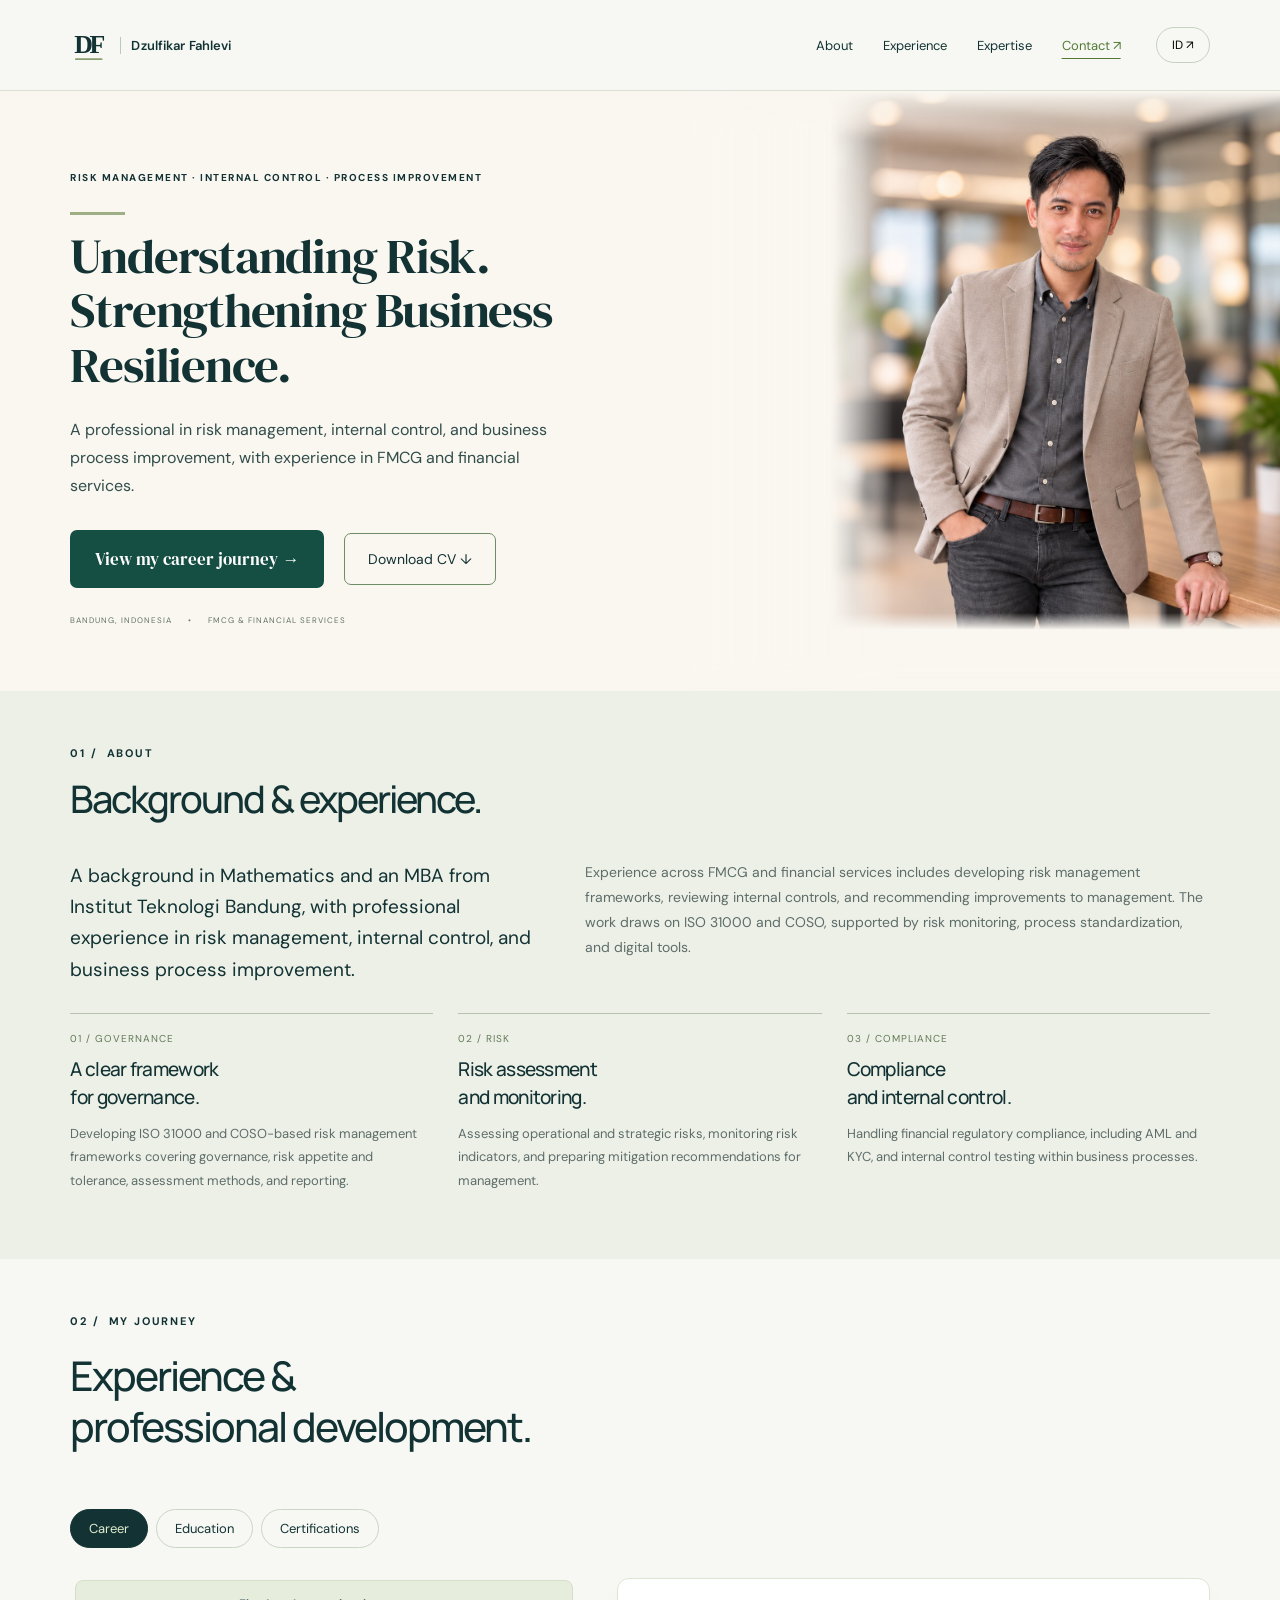
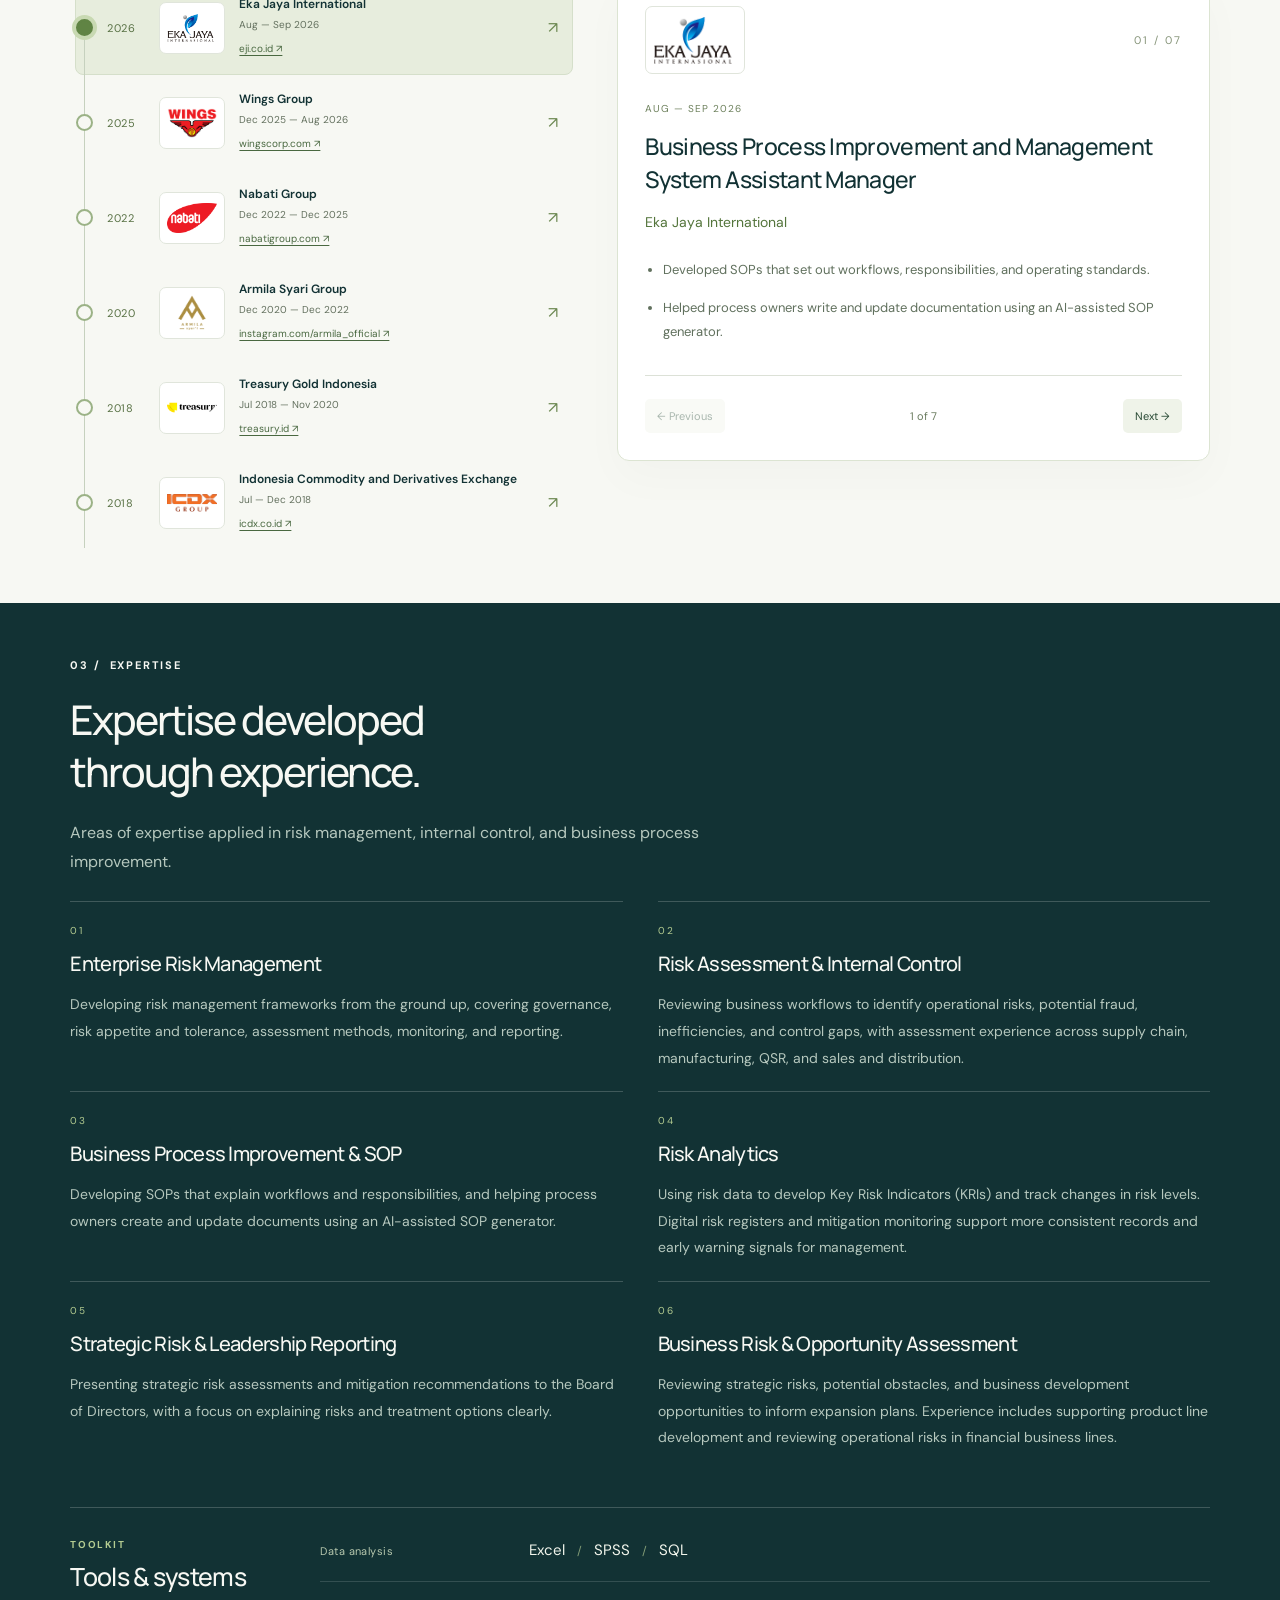
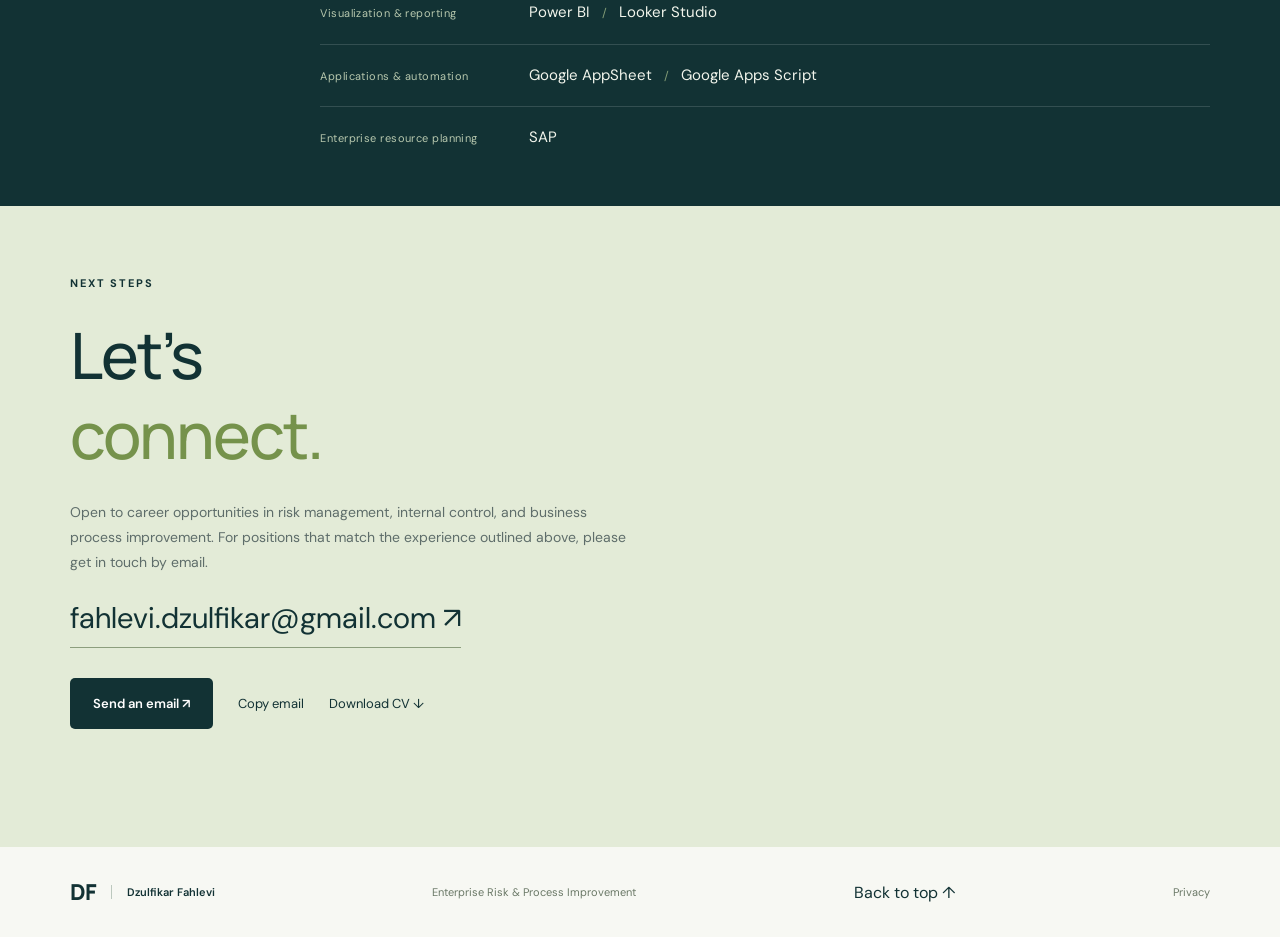
<file: index.html>
<!doctype html>
<html lang="en"><head><meta charset="utf-8"><meta name="viewport" content="width=device-width,initial-scale=1"><meta name="description" content="Meet Dzulfikar Fahlevi: risk management, internal control, and business process improvement experience across FMCG and financial services."><meta property="og:title" content="Dzulfikar Fahlevi | Enterprise Risk & Process Improvement"><meta property="og:description" content="Meet Dzulfikar Fahlevi: risk management, internal control, and process improvement experience across FMCG and financial services."><meta property="og:type" content="website"><meta property="og:url" content="https://avicennafahlevi.github.io/"><link rel="canonical" href="https://avicennafahlevi.github.io/"><meta property="og:image" content="https://avicennafahlevi.github.io/assets/linkedin-standing-preview.jpg"><meta property="og:image:width" content="1200"><meta property="og:image:height" content="630"><meta property="og:image:alt" content="Dzulfikar Fahlevi standing in an office"><meta property="og:image:type" content="image/jpeg"><meta name="twitter:image" content="https://avicennafahlevi.github.io/assets/linkedin-standing-preview.jpg"><meta name="twitter:image:alt" content="Dzulfikar Fahlevi standing in an office"><meta name="twitter:card" content="summary_large_image"><link rel="preconnect" href="https://fonts.googleapis.com"><link rel="preconnect" href="https://fonts.gstatic.com" crossorigin><link rel="icon" type="image/svg+xml" href="assets/df-favicon.svg?v=20261113b"><meta name="theme-color" content="#102e30"><title>Dzulfikar Fahlevi — Risk & Process Improvement</title><link rel="stylesheet" href="style.css?v=cookieless-20261114"><link rel="stylesheet" href="journey.css?v=cookieless-20261114"><link rel="stylesheet" href="compact.css?v=cookieless-20261114"><link rel="stylesheet" href="hero-soft.css?v=cookieless-20261114"><link rel="preload" as="image" href="assets/logos/eji.png"><link rel="stylesheet" href="analytics.css?v=cookieless-20261114"></head>
<body><a class="skip" href="#main">Skip to content</a><header><a class="brand" href="#" aria-label="Dzulfikar Fahlevi — home"><span class="brand-monogram" aria-hidden="true"><img src="assets/df-monogram.svg" alt="" width="40" height="40"></span><span class="brand-name">Dzulfikar Fahlevi</span></a><nav aria-label="Main navigation"><a href="#about" data-id="Profil" data-en="About">About</a><a href="#experience" data-id="Pengalaman" data-en="Experience">Experience</a><a href="#expertise" data-id="Keahlian" data-en="Expertise">Expertise</a><a href="#contact" data-id="Kontak ↗" data-en="Contact ↗">Contact ↗</a></nav><button id="language" aria-label="Ganti ke Bahasa Indonesia">ID ↗</button></header>
<main id="main"><section class="hero hero-soft"><div class="hero-copy"><div class="eyebrow">RISK MANAGEMENT · INTERNAL CONTROL · PROCESS IMPROVEMENT</div><h1 data-id="<span>Memahami Risiko.</span><span>Memperkuat Ketahanan Bisnis.</span>" data-en="<span>Understanding Risk.</span><span>Strengthening Business Resilience.</span>"><span>Understanding Risk.</span><span>Strengthening Business Resilience.</span></h1><p class="intro" data-id="Profesional di bidang manajemen risiko, kontrol internal, dan perbaikan proses bisnis, dengan pengalaman di industri FMCG dan jasa keuangan." data-en="A professional in risk management, internal control, and business process improvement, with experience in FMCG and financial services.">A professional in risk management, internal control, and business process improvement, with experience in FMCG and financial services.</p><div class="actions"><a class="button primary" href="#experience" data-id="Lihat perjalanan saya →" data-en="View my career journey →">View my career journey →</a><a class="download" href="Dzulfikar-Fahlevi-CV.pdf" download="Dzulfikar-Fahlevi-CV.pdf" data-id="Unduh CV ↓" data-en="Download CV ↓">Download CV ↓</a></div><div class="location">BANDUNG, INDONESIA <span>•</span> FMCG & FINANCIAL SERVICES</div></div><div class="hero-visual"><img class="hero-office" src="assets/levi-office-v2.jpg" alt="Dzulfikar Fahlevi in an office" width="1086" height="1448" fetchpriority="high"></div></section>

<section id="about" class="section profile-compact"><div class="section-heading"><div><div class="eyebrow">01 / <span data-id="PROFIL" data-en="ABOUT">ABOUT</span></div><h2 data-id="Latar belakang & pengalaman." data-en="Background & experience.">Background & experience.</h2></div></div><div class="profile-summary"><p class="large" data-id="Latar belakang pendidikan Matematika dan MBA dari Institut Teknologi Bandung, dengan pengalaman profesional di bidang manajemen risiko, pengendalian internal, dan perbaikan proses bisnis." data-en="A background in Mathematics and an MBA from Institut Teknologi Bandung, with professional experience in risk management, internal control, and business process improvement.">A background in Mathematics and an MBA from Institut Teknologi Bandung, with professional experience in risk management, internal control, and business process improvement.</p><p data-id="Pengalaman di industri FMCG dan jasa keuangan mencakup pengembangan kerangka manajemen risiko, evaluasi pengendalian internal, serta rekomendasi perbaikan kepada manajemen. Pendekatan kerja mengacu pada ISO 31000 dan COSO, didukung pemantauan risiko, standardisasi proses, dan pemanfaatan sistem digital." data-en="Experience across FMCG and financial services includes developing risk management frameworks, reviewing internal controls, and recommending improvements to management. The work draws on ISO 31000 and COSO, supported by risk monitoring, process standardization, and digital tools.">Experience across FMCG and financial services includes developing risk management frameworks, reviewing internal controls, and recommending improvements to management. The work draws on ISO 31000 and COSO, supported by risk monitoring, process standardization, and digital tools.</p></div><div class="contributions"><article><span class="number">01 / GOVERNANCE</span><h3 data-id="Kerangka tata kelola<br>yang jelas." data-en="A clear framework<br>for governance.">A clear framework<br>for governance.</h3><p data-id="Menyusun kerangka pengelolaan risiko berbasis ISO 31000 dan COSO, mencakup tata kelola, risk appetite dan tolerance, metode asesmen, serta mekanisme pelaporan." data-en="Developing ISO 31000 and COSO-based risk management frameworks covering governance, risk appetite and tolerance, assessment methods, and reporting.">Developing ISO 31000 and COSO-based risk management frameworks covering governance, risk appetite and tolerance, assessment methods, and reporting.</p></article><article><span class="number">02 / RISK</span><h3 data-id="Asesmen dan<br>pemantauan risiko." data-en="Risk assessment<br>and monitoring.">Risk assessment<br>and monitoring.</h3><p data-id="Melakukan asesmen risiko operasional dan strategis, memantau indikator risiko, serta menyusun rekomendasi mitigasi untuk manajemen." data-en="Assessing operational and strategic risks, monitoring risk indicators, and preparing mitigation recommendations for management.">Assessing operational and strategic risks, monitoring risk indicators, and preparing mitigation recommendations for management.</p></article><article><span class="number">03 / COMPLIANCE</span><h3 data-id="Kepatuhan dan<br>pengendalian internal." data-en="Compliance<br>and internal control.">Compliance<br>and internal control.</h3><p data-id="Menangani kepatuhan terhadap regulasi keuangan, termasuk AML dan KYC, serta pengujian pengendalian internal (internal control testing) dalam proses bisnis." data-en="Handling financial regulatory compliance, including AML and KYC, and internal control testing within business processes.">Handling financial regulatory compliance, including AML and KYC, and internal control testing within business processes.</p></article></div></section>

<section id="experience" class="section experience"><div class="section-heading"><div><div class="eyebrow">02 / <span data-id="PERJALANAN SAYA" data-en="MY JOURNEY">MY JOURNEY</span></div><h2 data-id="Pengalaman &<br>pengembangan profesional." data-en="Experience &<br>professional development.">Experience &<br>professional development.</h2></div></div><div id="roles"></div></section>
<section id="expertise" class="section expertise"><div><div class="eyebrow">03 / <span data-id="KEAHLIAN" data-en="EXPERTISE">EXPERTISE</span></div><h2 data-id="Keahlian yang dibangun<br>lewat pengalaman." data-en="Expertise developed<br>through experience.">Expertise developed<br>through experience.</h2><p data-id="Area keahlian yang diterapkan dalam pengelolaan risiko, pengendalian internal, dan perbaikan proses bisnis." data-en="Areas of expertise applied in risk management, internal control, and business process improvement.">Areas of expertise applied in risk management, internal control, and business process improvement.</p></div><div id="skills"></div></section>

<section id="contact" class="contact"><div class="eyebrow" data-id="LANGKAH SELANJUTNYA" data-en="NEXT STEPS">NEXT STEPS</div><h2 data-id="Mari<br><em>berkenalan.</em>" data-en="Let’s<br><em>connect.</em>">Let’s<br><em>connect.</em></h2><p data-id="Terbuka untuk peluang karier di bidang risk management, internal control, dan business process improvement. Jika ada posisi yang sesuai dengan pengalaman di atas, mari terhubung melalui email." data-en="Open to career opportunities in risk management, internal control, and business process improvement. For positions that match the experience outlined above, please get in touch by email.">Open to career opportunities in risk management, internal control, and business process improvement. For positions that match the experience outlined above, please get in touch by email.</p><a class="email" href="mailto:fahlevi.dzulfikar@gmail.com">fahlevi.dzulfikar@gmail.com ↗</a><div class="actions"><a class="button light" href="mailto:fahlevi.dzulfikar@gmail.com" data-id="Kirim email ↗" data-en="Send an email ↗">Send an email ↗</a><button class="copy" id="copy" data-id="Salin email" data-en="Copy email">Copy email</button><a class="copy" href="Dzulfikar-Fahlevi-CV.pdf" download="Dzulfikar-Fahlevi-CV.pdf" data-id="Unduh CV ↓" data-en="Download CV ↓">Download CV ↓</a></div><p id="status" role="status"></p></section></main><footer><a class="brand" href="#">DF<span>Dzulfikar Fahlevi</span></a><span>Enterprise Risk & Process Improvement</span><a href="#" data-id="Kembali ke atas ↑" data-en="Back to top ↑">Back to top ↑</a><a href="privacy.html" data-id="Privasi" data-en="Privacy">Privacy</a></footer><script src="app.js?v=cookieless-20261114"></script><script src="journey.js?v=cookieless-20261114"></script><script src="analytics-config.js?v=cookieless-20261114"></script><script src="analytics.js?v=cookieless-20261114"></script></body></html>
</file>
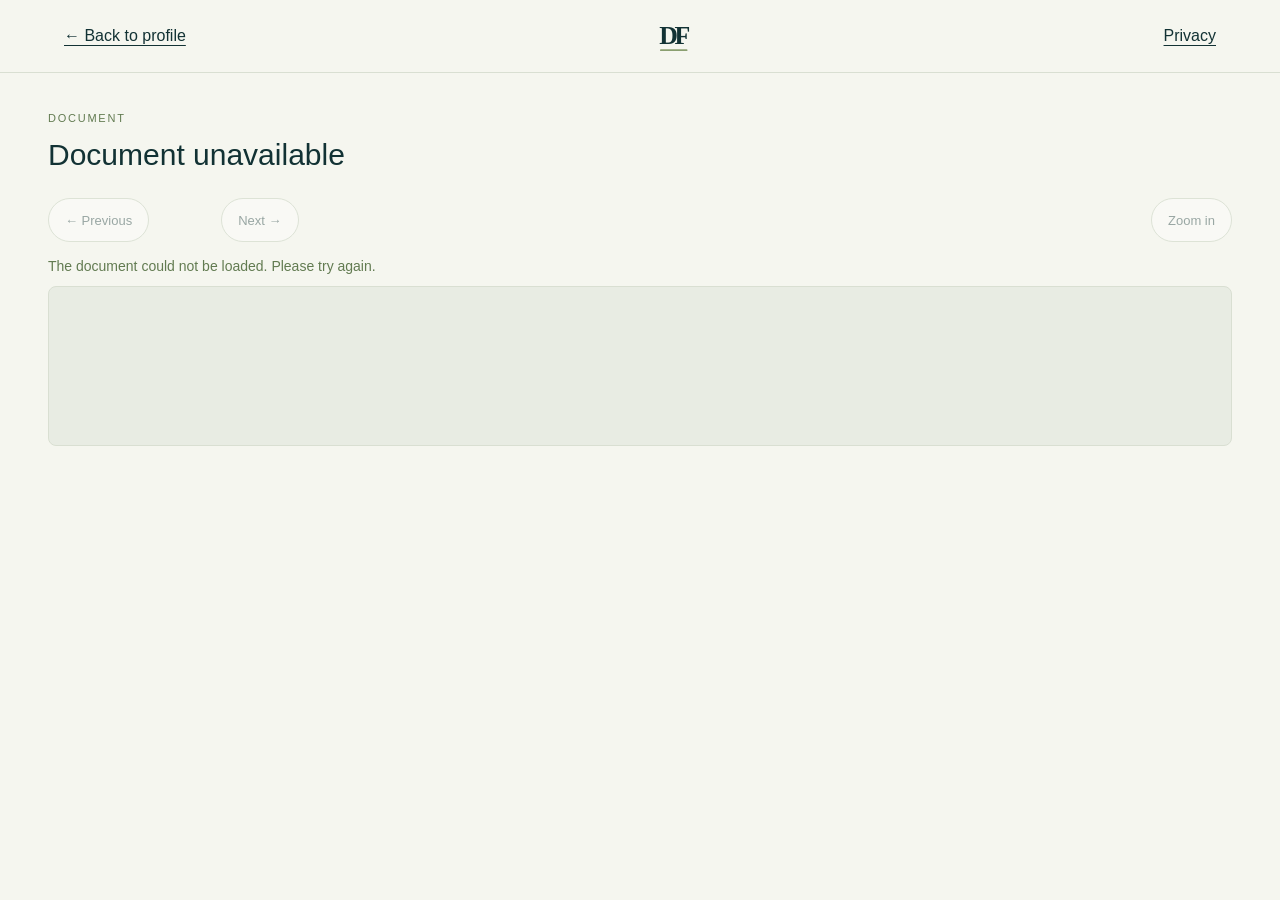
<file: document.html>
<!doctype html>
<html lang="en">
<head>
  <meta charset="utf-8">
  <meta name="viewport" content="width=device-width,initial-scale=1">
  <meta name="robots" content="noindex">
  <meta name="theme-color" content="#123234">
  <title>Document · Dzulfikar Fahlevi</title>
  <link rel="icon" type="image/svg+xml" href="assets/df-favicon.svg?v=20261113b">
  <link rel="stylesheet" href="document.css?v=20261113">
<link rel="stylesheet" href="analytics.css?v=cookieless-20261114"></head>
<body>
  <header><a href="./" id="back">← Back to profile</a><img src="assets/df-monogram.svg" width="40" height="40" alt="DF"><a href="privacy.html">Privacy</a></header>
  <main>
    <div class="document-heading"><p id="eyebrow">DOCUMENT</p><h1 id="title">Loading document…</h1></div>
    <div class="toolbar" aria-label="Document controls">
      <div class="pagination"><button id="previous" disabled>← Previous</button><span id="count" role="status" aria-live="polite"></span><button id="next" disabled>Next →</button></div>
      <button id="zoom" aria-pressed="false">Zoom in</button>
    </div>
    <div id="status" role="status"></div>
    <div class="document-stage" id="stage" tabindex="0" aria-label="Document page"><img id="page" alt="" hidden draggable="false"></div>
  </main>
  <script src="document.js?v=20261113"></script>
<script src="analytics-config.js?v=cookieless-20261114"></script><script src="analytics.js?v=cookieless-20261114"></script></body>
</html>
</file>
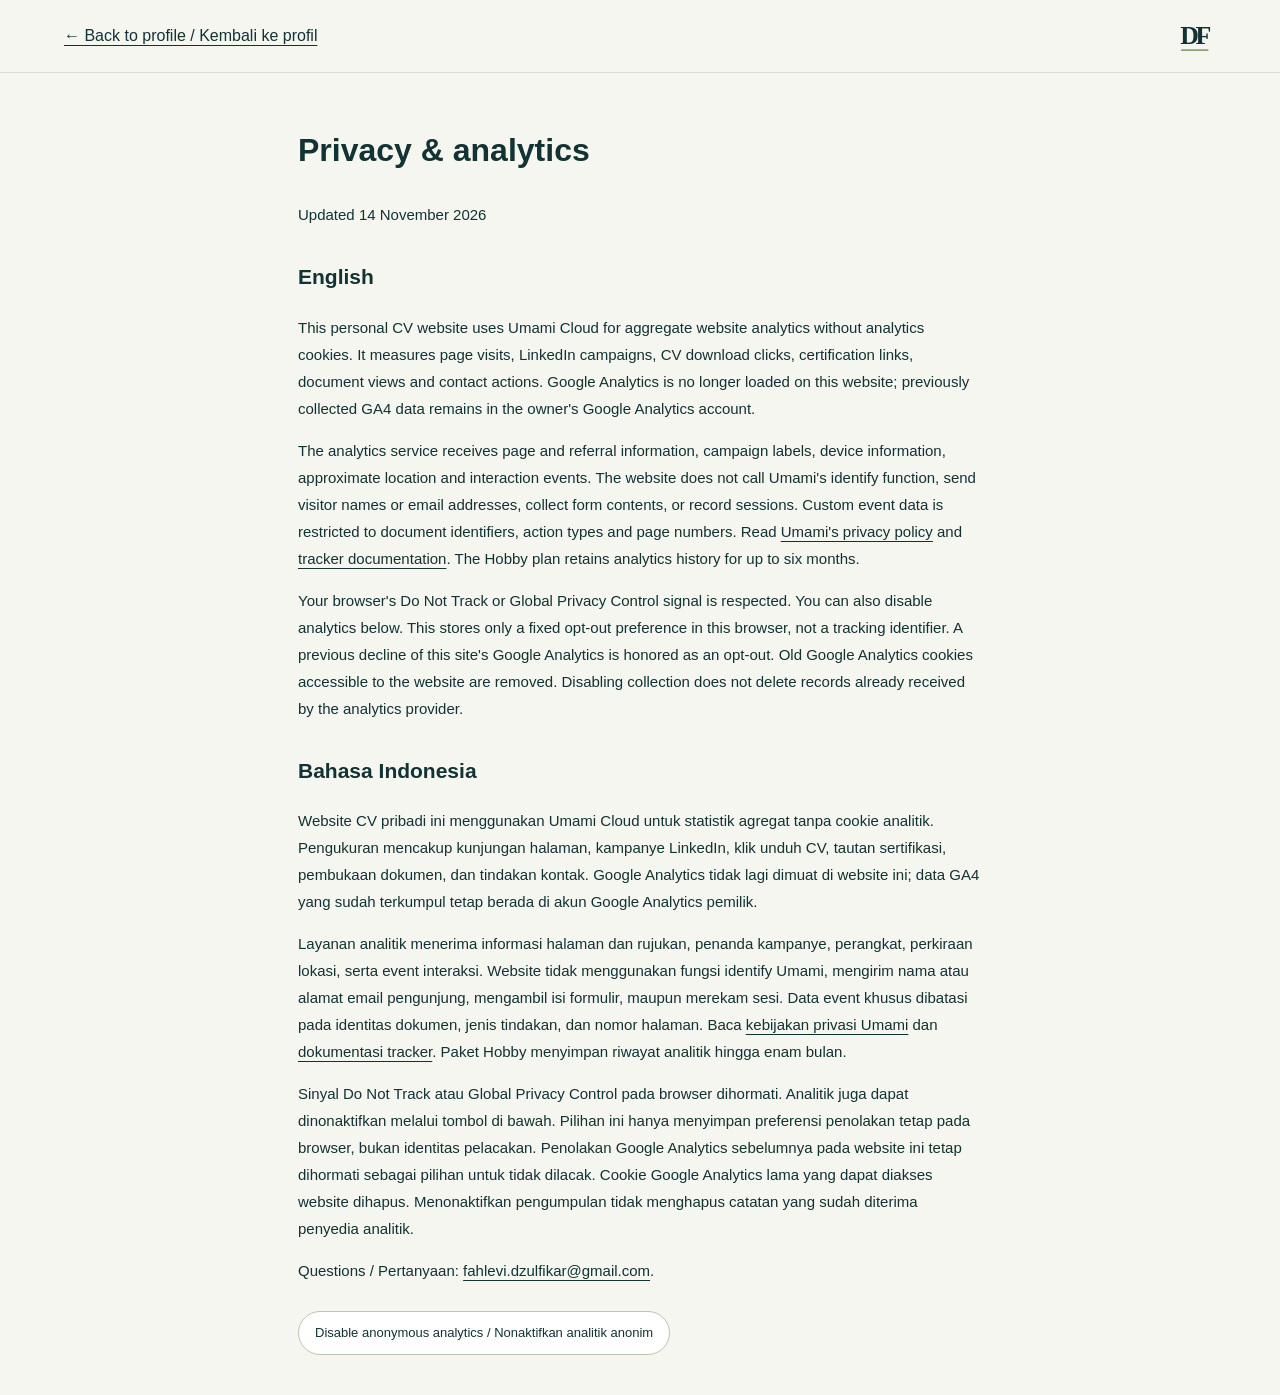
<file: privacy.html>
<!doctype html>
<html lang="en"><head><meta charset="utf-8"><meta name="viewport" content="width=device-width,initial-scale=1"><meta name="robots" content="noindex"><title>Privacy & analytics · Dzulfikar Fahlevi</title><link rel="icon" type="image/svg+xml" href="assets/df-favicon.svg?v=20261113b"><link rel="stylesheet" href="document.css"><link rel="stylesheet" href="analytics.css?v=cookieless-20261114"><style>.privacy-copy{max-width:780px;line-height:1.8;font-size:15px}.privacy-copy h1{font-size:32px}.privacy-copy h2{font-size:21px;margin-top:30px}.privacy-copy button{margin-top:12px;white-space:normal}</style></head>
<body><header><a href="./">← Back to profile / Kembali ke profil</a><img src="assets/df-monogram.svg" width="40" height="40" alt="DF"></header><main class="privacy-copy">
<h1>Privacy & analytics</h1><p>Updated 14 November 2026</p>
<h2>English</h2><p>This personal CV website uses Umami Cloud for aggregate website analytics without analytics cookies. It measures page visits, LinkedIn campaigns, CV download clicks, certification links, document views and contact actions. Google Analytics is no longer loaded on this website; previously collected GA4 data remains in the owner's Google Analytics account.</p><p>The analytics service receives page and referral information, campaign labels, device information, approximate location and interaction events. The website does not call Umami's identify function, send visitor names or email addresses, collect form contents, or record sessions. Custom event data is restricted to document identifiers, action types and page numbers. Read <a href="https://umami.is/privacy" target="_blank" rel="noopener noreferrer">Umami's privacy policy</a> and <a href="https://docs.umami.is/docs/faq" target="_blank" rel="noopener noreferrer">tracker documentation</a>. The Hobby plan retains analytics history for up to six months.</p><p>Your browser's Do Not Track or Global Privacy Control signal is respected. You can also disable analytics below. This stores only a fixed opt-out preference in this browser, not a tracking identifier. A previous decline of this site's Google Analytics is honored as an opt-out. Old Google Analytics cookies accessible to the website are removed. Disabling collection does not delete records already received by the analytics provider.</p>
<h2>Bahasa Indonesia</h2><p>Website CV pribadi ini menggunakan Umami Cloud untuk statistik agregat tanpa cookie analitik. Pengukuran mencakup kunjungan halaman, kampanye LinkedIn, klik unduh CV, tautan sertifikasi, pembukaan dokumen, dan tindakan kontak. Google Analytics tidak lagi dimuat di website ini; data GA4 yang sudah terkumpul tetap berada di akun Google Analytics pemilik.</p><p>Layanan analitik menerima informasi halaman dan rujukan, penanda kampanye, perangkat, perkiraan lokasi, serta event interaksi. Website tidak menggunakan fungsi identify Umami, mengirim nama atau alamat email pengunjung, mengambil isi formulir, maupun merekam sesi. Data event khusus dibatasi pada identitas dokumen, jenis tindakan, dan nomor halaman. Baca <a href="https://umami.is/privacy" target="_blank" rel="noopener noreferrer">kebijakan privasi Umami</a> dan <a href="https://docs.umami.is/docs/faq" target="_blank" rel="noopener noreferrer">dokumentasi tracker</a>. Paket Hobby menyimpan riwayat analitik hingga enam bulan.</p><p>Sinyal Do Not Track atau Global Privacy Control pada browser dihormati. Analitik juga dapat dinonaktifkan melalui tombol di bawah. Pilihan ini hanya menyimpan preferensi penolakan tetap pada browser, bukan identitas pelacakan. Penolakan Google Analytics sebelumnya pada website ini tetap dihormati sebagai pilihan untuk tidak dilacak. Cookie Google Analytics lama yang dapat diakses website dihapus. Menonaktifkan pengumpulan tidak menghapus catatan yang sudah diterima penyedia analitik.</p><p>Questions / Pertanyaan: <a href="mailto:fahlevi.dzulfikar@gmail.com">fahlevi.dzulfikar@gmail.com</a>.</p>
<button class="analytics-toggle" type="button" data-analytics-toggle>Disable anonymous analytics / Nonaktifkan analitik anonim</button>
</main><script src="analytics-config.js?v=cookieless-20261114"></script><script src="analytics.js?v=cookieless-20261114"></script></body></html>
</file>
<file: style.css>
@import url('https://fonts.googleapis.com/css2?family=DM+Sans:wght@400;500;600;700&family=Manrope:wght@400;500;600;700;800&display=swap');
:root{--ink:#123234;--muted:#5e6d6a;--paper:#f7f8f3;--line:#dce1d7;--lime:#d5e9a2}*{box-sizing:border-box}html{scroll-behavior:smooth;scroll-padding-top:95px}body{margin:0;background:var(--paper);color:var(--ink);font:16px 'DM Sans',sans-serif}a{color:inherit;text-decoration:none}button{font:inherit;cursor:pointer}a,button,summary{-webkit-tap-highlight-color:transparent}a:focus-visible,button:focus-visible,summary:focus-visible{outline:3px solid #639355;outline-offset:6px}.skip{position:fixed;top:-100px;background:white;padding:15px;z-index:5}.skip:focus{top:0}header{padding:25px 5.5%;display:flex;align-items:center;gap:35px;border-bottom:1px solid var(--line);background:var(--paper);position:sticky;top:0;z-index:3}.brand{font:800 27px Manrope,sans-serif;display:flex;align-items:center;gap:15px;letter-spacing:-1px}.brand span{font:600 13px 'DM Sans',sans-serif;letter-spacing:0;border-left:1px solid #bcc8be;padding-left:15px}nav{margin-left:auto;display:flex;gap:30px;font-size:13px}nav a:hover{color:#68873c}#language{border:1px solid #c6d0c3;background:transparent;border-radius:30px;padding:9px 15px;font-size:12px}.hero{display:grid;grid-template-columns:1.2fr 1fr;gap:6%;padding:75px 5.5% 65px;align-items:center}.eyebrow{font-size:11px;letter-spacing:1.8px;font-weight:700;display:flex;align-items:center;gap:9px}.dot{width:7px;height:7px;border-radius:50%;background:#739f48}h1,h2,h3{font-family:Manrope,sans-serif;letter-spacing:-2px}h1{font-size:clamp(42px,5.2vw,79px);font-weight:500;line-height:1.12;margin:28px 0}em{font-style:normal;color:#75924b}.intro{font-size:17px;line-height:1.8;max-width:510px;color:var(--muted)}.actions{display:flex;gap:25px;align-items:center;flex-wrap:wrap;margin-top:30px}.button{display:inline-block;padding:17px 23px;border-radius:5px;font-size:13px;font-weight:600}.primary{background:var(--ink);color:white}.primary:hover{background:#28534a}.download{font-size:13px;border-bottom:1px solid #7a8d77;padding:8px 0}.location{font-size:9px;letter-spacing:1.2px;margin-top:45px;color:#687567}.location span{margin:0 13px}.hero-art{height:490px;background:#173c3b;position:relative;overflow:hidden;border-radius:3px;color:#d5e6c8;background-image:radial-gradient(#71938130 1px,transparent 1px);background-size:19px 19px}.art-top{position:absolute;top:26px;left:25px;right:25px;font-size:9px;letter-spacing:1px;display:flex;justify-content:space-between}.orbit{position:absolute;left:50%;top:47%;width:290px;height:290px;border:1px solid #9cbe8950;border-radius:50%;transform:translate(-50%,-50%)}.two{width:350px;height:210px;transform:translate(-50%,-50%) rotate(55deg)}.three{width:350px;height:210px;transform:translate(-50%,-50%) rotate(-55deg)}.core{position:absolute;top:37%;left:0;right:0;text-align:center;font:500 75px Manrope;letter-spacing:-6px}.core span{display:block;font:8px 'DM Sans';letter-spacing:2px;margin-top:5px}.art-label{position:absolute;background:#254a43;border:1px solid #809c6655;padding:12px;font-size:9px;color:#a4ba93;letter-spacing:1px}.art-label b{color:#e2ebcd;margin-left:12px;font-weight:500}.label-a{top:20%;left:12%}.label-b{top:51%;right:5%}.label-c{bottom:21%;left:9%}.art-bottom{position:absolute;bottom:25px;left:25px;right:25px;font-size:9px;line-height:1.8;letter-spacing:1px}.art-bottom span{float:right;font-size:35px}.credential-strip{padding:25px 5.5%;display:flex;justify-content:space-between;border-block:1px solid var(--line);font-size:12px;color:var(--muted);letter-spacing:1px}.section{padding:85px 5.5%;scroll-margin-top:10px}h2{font-size:clamp(30px,3.2vw,46px);line-height:1.25;font-weight:500;margin:22px 0}p{line-height:1.8;color:var(--muted)}.about{display:grid;grid-template-columns:1fr 1fr;gap:8%}.large{font-size:22px;line-height:1.6;color:var(--ink);margin-top:0}.focus{background:#edf0e7}.section-heading{display:flex;justify-content:space-between;align-items:end;gap:35px;margin-bottom:35px}.section-heading p{max-width:290px;font-size:14px}.contributions{display:grid;grid-template-columns:repeat(3,1fr);gap:35px}.contributions article{border-top:1px solid #b5c2ae;padding-top:25px;display:flex;flex-direction:column}.number{font-size:10px;letter-spacing:1px;color:#637a58}h3{font-size:23px;letter-spacing:-.7px;line-height:1.5;font-weight:500}.contributions p{font-size:14px;margin-top:0}.contributions small{font-size:9px;letter-spacing:1.4px;margin-top:auto;padding-top:20px}.role{border-top:1px solid var(--line)}.role:last-child{border-bottom:1px solid var(--line)}summary{cursor:pointer;list-style:none;display:grid;grid-template-columns:170px 1fr 30px;gap:25px;padding:28px 0;align-items:start}summary::-webkit-details-marker{display:none}summary time{font-size:12px;color:#71806c;padding-top:6px}.role h3{margin:0;font-size:20px}.company{display:block;color:#62765a;font-size:13px;margin-top:7px}.plus{font-size:25px;font-weight:400}.role[open] .plus{transform:rotate(45deg)}.role ul{margin:0 40px 30px 195px;padding-left:17px;color:var(--muted);font-size:14px;line-height:1.9}.role li{padding-bottom:8px}.expertise{background:var(--ink);color:var(--paper);display:grid;grid-template-columns:1fr 1fr;gap:8%}.expertise p{color:#b6c8be}.skill{padding:19px 0;border-bottom:1px solid #ffffff22;display:flex;align-items:center;justify-content:space-between;gap:20px;font-size:14px}.skill span{color:#c5dda3;font-size:10px;letter-spacing:.6px;white-space:nowrap}.education{display:grid;grid-template-columns:1fr 1fr;gap:8%}.degree{margin-top:35px}.degree span,.cert small{font-size:11px;color:#6b7d60}.degree h3{font-size:20px;margin:8px 0}.degree p{font-size:13px;margin:0}.cert{padding:22px 0;border-bottom:1px solid var(--line)}.cert h3{font-size:16px;letter-spacing:-.3px;margin:7px 0}.cert p{font-size:12px;margin:0}.note{font-size:11px}.languages{font-size:12px;margin-top:30px}.languages b{font-weight:400;color:#809369;margin-left:6px}.languages span{margin:0 12px}.contact{background:#e3ebd7;padding:70px 5.5%}.contact h2{font-size:clamp(40px,5vw,72px);margin:25px 0}.contact p{max-width:560px;font-size:14px}.email{display:inline-block;font-size:clamp(17px,2.3vw,30px);border-bottom:1px solid #8c9e7d;padding:10px 0;word-break:break-word}.light{background:var(--ink);color:white}.copy{background:none;border:0;font-size:13px;color:var(--ink);padding:8px 0}#status{min-height:20px}footer{padding:30px 5.5%;display:flex;align-items:center;justify-content:space-between;gap:20px}footer>span,footer>a:last-child{font-size:11px;color:#6a7866}footer .brand{font-size:22px}footer .brand span{font-size:11px}@media(min-width:1500px){body{max-width:1600px;margin:auto}}@media(max-width:850px){header{gap:15px;padding:18px 5%}.brand span{display:none}nav{gap:15px;font-size:11px}.hero{gap:25px;padding-top:45px}.hero-art{height:410px}.orbit{width:220px;height:220px}.two,.three{width:270px;height:170px}.core{font-size:60px}.art-label{font-size:8px;padding:9px}.label-b{right:3%}.contributions{gap:20px}summary{grid-template-columns:135px 1fr 20px}.role ul{margin-left:160px}}@media(max-width:620px){nav a:first-child,nav a:nth-child(3){display:none}header .brand{font-size:25px}.hero{grid-template-columns:1fr;padding:40px 6%}.hero h1{font-size:48px}.hero-art{height:360px;margin-top:10px}.intro{font-size:16px}.location{font-size:8px;letter-spacing:.6px}.credential-strip{display:grid;grid-template-columns:1fr 1fr;gap:20px;font-size:10px}.section{padding:55px 6%}.about,.expertise,.education{grid-template-columns:1fr;gap:25px}.large{font-size:20px}.section-heading{display:block;margin-bottom:25px}.contributions{grid-template-columns:1fr;gap:35px}.contributions h3{margin:15px 0}.contributions small{padding-top:5px}summary{grid-template-columns:1fr 20px;gap:8px;padding:24px 0}summary time{grid-column:1/-1}.role h3{font-size:18px}.role ul{margin:0 20px 25px 0}.education>div:last-child{margin-top:25px}.contact{padding:55px 6%}.contact h2{font-size:45px}footer{flex-wrap:wrap}footer>span{display:none}}@media(prefers-reduced-motion:reduce){html{scroll-behavior:auto}}
</file>
<file: journey.css>
.reading-progress{position:fixed;left:0;top:0;height:3px;background:#8fae57;z-index:10;width:0}nav a[aria-current]{color:#527a35;text-decoration:underline;text-underline-offset:8px}.journey-controls{margin-bottom:30px}.journey-controls>p{font-size:12px;margin-bottom:0}.journey-tabs{display:flex;gap:8px;flex-wrap:wrap}.journey-tabs button{border:1px solid #cbd5c5;border-radius:30px;background:transparent;color:var(--ink);padding:12px 22px;font-size:13px;transition:background .2s}.journey-tabs button[aria-pressed=true]{background:var(--ink);border-color:var(--ink);color:#e1edcd}.journey-layout{display:grid;grid-template-columns:1fr 1.15fr;gap:55px;align-items:start}.milestone-rail{position:relative;max-height:680px;overflow:auto;padding:2px 12px 2px 5px;scrollbar-width:thin}.milestone-rail:before{content:'';position:absolute;left:13px;top:20px;bottom:30px;width:1px;background:#c6d1be}.milestone{position:relative;display:flex;align-items:center;gap:14px;width:100%;background:transparent;text-align:left;border:1px solid transparent;border-radius:8px;padding:19px 14px 19px 0;color:var(--ink);min-height:115px;transition:background .2s}.milestone:hover{background:#eaf0df}.milestone.selected{background:#e7eddd;border-color:#d5dfca}.rail-dot{position:relative;flex:0 0 17px;width:17px;height:17px;background:var(--paper);border:2px solid #9bb286;border-radius:50%;z-index:1}.selected .rail-dot{background:#608444;box-shadow:0 0 0 4px #c8d9b2;border-color:#608444}.rail-year{font-size:11px;letter-spacing:.5px;color:#597245}.company-mark{width:62px;height:58px;border-radius:7px;background:white;display:inline-flex;align-items:center;justify-content:center;flex-shrink:0;color:var(--mark);font:800 17px Manrope,sans-serif;border:1px solid #e0e5db;padding:8px;letter-spacing:-.6px;overflow:hidden}.company-mark img{width:100%;height:100%;object-fit:contain}.milestone-text{display:flex;flex-direction:column;gap:5px}.milestone-text b{font-size:12px;font-weight:600;line-height:1.5}.milestone-text small{font-size:10px;color:#63705e}.milestone-text>span{font-size:9px;letter-spacing:1px;text-transform:uppercase;color:#758b65}.rail-arrow{margin-left:auto;color:#6b8750}.journey-detail{background:white;border:1px solid #dce4d2;border-radius:12px;padding:35px;position:sticky;top:115px;min-height:430px;box-shadow:0 18px 45px #173c3b06;animation:detail-in .25s ease}.detail-top{display:flex;justify-content:space-between;align-items:center}.detail-top .company-mark{width:90px;height:70px}.detail-count{font-size:11px;letter-spacing:2px;color:#87957a}.detail-category{font-size:10px;letter-spacing:1px;text-transform:uppercase;color:#6d805c;margin-top:28px}.journey-detail h3{font-size:27px;line-height:1.4;margin:15px 0}.detail-org{font-size:14px;margin:0 0 23px;color:#54753c}.journey-detail ul{font-size:14px;color:#60705d;line-height:1.9;padding-left:18px}.journey-detail li{margin-bottom:13px}.org-source{font-size:11px;color:#5d7b48;border-bottom:1px solid #cad6bd}.journey-pager{border-top:1px solid var(--line);padding-top:23px;margin-top:30px;display:flex;justify-content:space-between;align-items:center;gap:10px;font-size:11px;color:#6b7c60}.journey-pager button{border:0;background:#eff3e9;border-radius:5px;color:#294a35;padding:10px 12px;font-size:11px}.journey-pager button:disabled{opacity:.4;cursor:default}.education-milestone{position:relative;border-left:1px solid #bbcba9;padding:0 0 30px 25px;margin-top:0}.education-milestone:before{position:absolute;content:'';width:11px;height:11px;background:#719353;border:4px solid var(--paper);box-sizing:content-box;left:-10px;top:20px;border-radius:50%}.education-milestone .company-mark{float:right;margin-left:12px}.education h2{margin-bottom:35px}.education-milestone>span:not(.company-mark){display:block;padding-top:8px}.profile-frame{position:relative;background:linear-gradient(135deg,#244946,#112f31);height:490px;border-radius:150px 150px 8px 8px;padding:35px;display:flex;flex-direction:column;justify-content:space-between;overflow:hidden}.profile-frame:before{content:'';position:absolute;width:370px;height:370px;left:50%;top:46%;transform:translate(-50%,-50%);border:1px solid #93b47550;border-radius:50%}.profile-frame:after{content:'';position:absolute;width:290px;height:290px;left:50%;top:46%;transform:translate(-50%,-50%);border:1px solid #93b47530;border-radius:50%}.profile-monogram{position:relative;z-index:1;display:flex;flex-direction:column;align-items:center;justify-content:center;flex:1;color:#d5e9a2;font:500 110px Manrope;letter-spacing:-8px}.profile-monogram small{font:10px 'DM Sans';letter-spacing:2px;margin-top:10px;color:#a9c39f}.profile-caption{position:relative;z-index:1;padding-top:18px;border-top:1px solid #a8c38e44;color:#d7e5cb;display:flex;justify-content:space-between;gap:20px;font-size:11px;line-height:1.8}.profile-caption b{font-size:17px;font-weight:500}.profile-caption>span:last-child{color:#b0c69b;font-size:25px;align-self:center}.profile-top{text-align:center;color:#afc19c;font-size:9px;letter-spacing:2px;margin-top:10px}.photo-note{font-size:10px;color:#687b5b;margin:12px 0 0;text-align:right}@keyframes detail-in{from{opacity:.4;transform:translateY(5px)}to{opacity:1;transform:none}}@media(max-width:1000px){.journey-layout{gap:25px;grid-template-columns:1fr 1.1fr}.milestone{gap:8px}.company-mark{width:48px;height:48px}.journey-detail{padding:25px}.rail-year{font-size:10px}.profile-frame{height:410px}}@media(max-width:700px){.journey-layout{grid-template-columns:1fr;gap:22px}.milestone-rail{display:flex;overflow-x:auto;overflow-y:hidden;max-height:none;gap:10px;padding:6px 0 17px;scroll-snap-type:x proximity}.milestone-rail:before{top:auto;bottom:7px;left:0;right:0;width:auto;height:1px}.milestone{width:220px;flex-shrink:0;flex-wrap:wrap;gap:9px;padding:14px;min-height:143px;align-content:start;scroll-snap-align:start;border-color:var(--line)}.rail-dot{display:none}.rail-year{order:0;width:100%;font-size:11px}.milestone .company-mark{width:38px;height:38px}.milestone-text{width:calc(100% - 50px)}.milestone-text b{font-size:11px}.rail-arrow{display:none}.journey-detail{position:static;min-height:0;padding:25px}.journey-detail h3{font-size:23px}.journey-tabs{gap:6px}.journey-tabs button{padding:10px 14px;font-size:12px}.journey-pager button span{display:none}.profile-frame{height:360px;width:100%;border-radius:110px 110px 8px 8px}.profile-monogram{font-size:95px}.photo-note{text-align:center}.hero>div:last-child{min-width:0}}@media(prefers-reduced-motion:reduce){.journey-detail{animation:none}.milestone,.journey-tabs button{transition:none}}
.profile-frame{padding:0;border-radius:120px 120px 8px 8px;background:#173c3b}.profile-frame:before,.profile-frame:after,.profile-top{display:none}.profile-photo{width:100%;height:100%;object-fit:cover;object-position:50% 30%;display:block}.profile-caption{position:absolute;bottom:0;left:0;right:0;padding:50px 25px 22px;background:linear-gradient(transparent,#102c2ef2);border:0;color:white}.profile-caption>span:last-child{color:#d5e9a2}.company-mark:has(img[src*="treasury"]){background:#153d3d}.company-mark img[src*="itb"]{object-fit:cover;object-position:left}.profile-frame .profile-photo{position:absolute;inset:0}@media(max-width:700px){.profile-frame{height:440px;border-radius:90px 90px 8px 8px}.profile-photo{object-position:50% 25%}}
.profile-frame{padding:0;border-radius:120px 120px 8px 8px;background:#173c3b}.profile-frame:before,.profile-frame:after,.profile-top{display:none}.profile-frame .profile-photo{position:absolute;inset:0;width:100%;height:100%;object-fit:cover;object-position:50% 30%;display:block}.profile-caption{position:absolute;bottom:0;left:0;right:0;padding:50px 25px 22px;background:linear-gradient(transparent,#102c2ef2);border:0;color:white}.profile-caption>span:last-child{color:#d5e9a2}.company-mark:has(img[src*="treasury"]){background:#153d3d}.company-mark img[src*="itb"]{object-fit:cover;object-position:left}@media(max-width:700px){.profile-frame{height:440px;border-radius:90px 90px 8px 8px}.profile-frame .profile-photo{object-position:50% 25%}}

.company-mark:has(img[src*="treasury"]){background:white}.company-mark:has(img[src*="treasury"]){width:85px}.detail-top .company-mark:has(img[src*="treasury"]){width:125px}
.company-mark img[src*="armila"]{transform:scale(1.65)}

.hero .eyebrow{line-height:1.8;max-width:550px;font-size:10px;letter-spacing:1.2px}.education-thesis-link{display:block;max-width:440px;margin-top:12px;color:#55743e;font-size:12px;line-height:1.8;text-decoration:underline;text-underline-offset:3px}

.expertise{display:block}.expertise>div:first-child{max-width:680px;margin-bottom:35px}.capability-grid{display:grid;grid-template-columns:repeat(2,minmax(0,1fr));gap:0 35px}.capability{border-top:1px solid #ffffff30;padding:26px 0 28px;display:flex;flex-direction:column;align-items:start}.capability-number{color:#b4cc91;font-size:10px;letter-spacing:2px}.capability h3{font-size:22px;line-height:1.4;margin:13px 0}.capability p{font-size:14px;line-height:1.9;margin:0 0 20px}.capability-evidence{display:flex;flex-wrap:wrap;gap:8px 18px;margin-top:auto}.capability-evidence a{font-size:11px;color:#d3e6b2;border-bottom:1px solid #a9c78266;padding-bottom:4px}.capability-evidence a:hover{color:white}.tools-used{border-top:1px solid #ffffff30;padding-top:26px;margin-top:10px}.tools-used>h3{font-size:19px;margin:0 0 22px}.tool-groups{display:grid;grid-template-columns:repeat(4,minmax(0,1fr));gap:25px}.tool-groups span{font-size:10px;text-transform:uppercase;letter-spacing:1px;color:#afc991}.tool-groups p{font-size:13px;margin:9px 0 0}.certificate-link{display:inline-block;color:#4b6f39;font-size:12px;text-decoration:underline;text-underline-offset:4px;margin:12px 0 2px;line-height:1.7}.certificate-type{font-size:11px!important;margin-top:7px!important}.journey-detail>.certificate-link{margin-bottom:12px}@media(max-width:620px){.capability-grid{grid-template-columns:1fr}.tool-groups{grid-template-columns:1fr 1fr;gap:22px 16px}.capability h3{font-size:20px}}
@media(max-width:700px){.certificate-link,.capability-evidence a{display:inline-flex;align-items:center;min-height:44px;padding:8px 0;line-height:1.6}.capability-evidence{gap:6px 20px}.certificate-link{margin-top:8px;margin-bottom:2px}}
/* Proportional portrait and complete navigation on narrow screens. */
.hero{grid-template-columns:minmax(0,1.25fr) minmax(0,.8fr)}.profile-frame{width:100%;max-width:360px;height:420px;margin-inline:auto;border-radius:95px 95px 8px 8px}.profile-frame .profile-photo{object-position:50% 24%}.profile-caption{padding:45px 22px 18px}.profile-caption b{font-size:16px}@media(max-width:850px){.profile-frame{max-width:300px;height:370px;border-radius:75px 75px 8px 8px}}@media(max-width:620px){.hero{grid-template-columns:1fr}.profile-frame{max-width:290px;height:330px}.profile-frame .profile-photo{object-position:50% 22%}header{flex-wrap:wrap;padding:10px 5%;gap:3px 12px}header #language{margin-left:auto}header nav{order:3;width:100%;margin:3px 0 0;justify-content:space-between;gap:8px}header nav a:nth-child(n){display:inline-flex;align-items:center;min-height:36px;font-size:12px}html{scroll-padding-top:125px}.section{scroll-margin-top:0}}
</file>
<file: compact.css>
/* Compact profile, journey and portrait. */
.hero{grid-template-columns:minmax(0,1.6fr) minmax(0,.65fr);padding-top:45px;padding-bottom:40px;gap:5%}.hero h1{font-size:clamp(38px,4.3vw,64px);margin:20px 0;line-height:1.12}.intro{font-size:16px}.location{margin-top:25px}.profile-frame{max-width:250px;height:290px;border-radius:58px 58px 8px 8px}.profile-frame .profile-photo{object-position:50% 21%}.profile-caption{padding:30px 15px 13px;font-size:9px}.profile-caption b{font-size:14px}.profile-caption>span:last-child{display:none}.section{padding-top:55px;padding-bottom:55px}.profile-compact{background:#edf0e7}.profile-compact .section-heading{margin-bottom:22px}.profile-compact h2{font-size:clamp(28px,3vw,38px);margin:15px 0}.profile-summary{display:grid;grid-template-columns:1fr 1.3fr;gap:35px;margin-bottom:28px}.profile-summary p{font-size:14px;margin:0}.profile-summary .large{font-size:19px;line-height:1.65}.profile-compact .contributions{gap:25px}.profile-compact .contributions article{padding-top:18px}.profile-compact .contributions h3{font-size:19px;margin:10px 0;line-height:1.5}.profile-compact .contributions p{font-size:13px;margin-bottom:12px}.profile-compact .contributions small{padding-top:4px}.journey-layout{gap:32px}.journey-detail{min-height:0;padding:27px;top:110px}.milestone{min-height:94px;padding-top:14px;padding-bottom:14px}.milestone-rail{max-height:570px}.company-mark{width:66px;height:52px;min-width:66px;padding:7px;overflow:hidden}.company-mark img{display:block!important;visibility:visible!important;opacity:1!important;width:100%;height:100%;object-fit:contain;flex-shrink:0}.detail-top .company-mark{width:100px;height:68px}.capability{padding-top:22px;padding-bottom:20px}.capability p{margin-bottom:0}.capability h3{font-size:20px}.expertise>div:first-child{margin-bottom:25px}.journey-detail h3{font-size:23px}.journey-detail ul{font-size:13px}.journey-tabs button{padding:10px 18px}@media(max-width:700px){.profile-summary{grid-template-columns:1fr;gap:14px}.hero{gap:24px}.company-mark{min-width:0}.milestone{min-height:137px}.journey-detail{padding:23px}.journey-layout{gap:20px}.profile-compact .contributions{gap:22px}.profile-compact .contributions h3{font-size:18px}.journey-tabs button{padding:10px 13px}.section{padding-top:38px;padding-bottom:38px}}@media(max-width:620px){.hero{grid-template-columns:1fr;padding-top:30px;padding-bottom:30px}.hero h1{font-size:40px}.profile-frame{max-width:210px;height:240px;border-radius:45px 45px 8px 8px}.profile-caption{padding:25px 13px 10px;font-size:8px}.profile-caption b{font-size:13px}.profile-compact .contributions{grid-template-columns:1fr}.hero .actions{margin-top:20px}.hero .location{margin-top:22px}.credential-strip{padding-block:18px}.company-mark img[src*="itb"]{object-fit:cover;object-position:left}}
.company-mark img[src*="itb-emblem"]{object-fit:contain!important;object-position:center!important;transform:none;aspect-ratio:1/1}.company-mark:has(img[src*="itb-emblem"]){width:56px;height:56px;min-width:56px;padding:7px}.detail-top .company-mark:has(img[src*="itb-emblem"]){width:76px;height:76px;min-width:76px;padding:9px}.company-mark:has(img[src*="ticmi"]),.company-mark:has(img[src*="upskillz"]),.company-mark:has(img[src*="erma"]),.company-mark:has(img[src*="qwp"]){background:#fff}.detail-top .company-mark:has(img[src*="ticmi"]),.detail-top .company-mark:has(img[src*="upskillz"]),.detail-top .company-mark:has(img[src*="erma"]),.detail-top .company-mark:has(img[src*="qwp"]){width:112px;height:70px;padding:9px}@media(max-width:700px){.milestone .company-mark:has(img[src*="itb-emblem"]){width:40px;height:40px;min-width:40px;padding:4px}}

.journey-description{font-size:14px;line-height:1.9;color:var(--muted);margin:0 0 22px}.education-links{margin:0 0 20px;line-height:1.8}.detail-top .company-mark:has(img[src*="itb-emblem"]){width:56px;height:56px;min-width:56px;padding:7px}.company-mark img[src*="itb-emblem"]{object-fit:contain!important;object-position:center!important}@media(max-width:700px){.detail-top .company-mark:has(img[src*="itb-emblem"]),.milestone .company-mark:has(img[src*="itb-emblem"]){width:40px;height:40px;min-width:40px;padding:4px}.journey-description{font-size:13px}}

.company-mark.itb-mark,.detail-top .company-mark.itb-mark,.milestone .company-mark.itb-mark{box-sizing:border-box!important;width:56px!important;height:56px!important;min-width:56px!important;max-width:56px!important;flex:0 0 56px!important;padding:6px!important;display:grid!important;place-items:center!important;margin:0!important}.company-mark.itb-mark img{width:42px!important;height:42px!important;min-width:42px!important;max-width:42px!important;aspect-ratio:1!important;object-fit:contain!important;object-position:center!important;transform:none!important;margin:0!important}@media(min-width:701px){.milestone .rail-year{width:38px;flex:0 0 38px;font-variant-numeric:tabular-nums}}@media(max-width:700px){.company-mark.itb-mark,.detail-top .company-mark.itb-mark,.milestone .company-mark.itb-mark{width:40px!important;height:40px!important;min-width:40px!important;max-width:40px!important;flex-basis:40px!important;padding:4px!important}.company-mark.itb-mark img{width:30px!important;height:30px!important;min-width:30px!important;max-width:30px!important}}

/* Connect each timeline item so the line spans the entire scrollable rail. */
.milestone-rail:before{display:none}
@media(min-width:701px){
 .milestone:before{content:'';position:absolute;left:8px;top:-1px;bottom:-1px;width:1px;background:#c6d1be;pointer-events:none}
 .milestone:first-child:before{top:50%}
 .milestone:last-child:before{bottom:50%}
}
@media(max-width:700px){
 .milestone:before{content:'';position:absolute;left:-1px;right:-11px;bottom:-12px;top:auto;height:1px;background:#c6d1be;pointer-events:none}
 .milestone:last-child:before{right:0}
}

/* Selection and external links are separate controls, never nested buttons. */
.milestone-select{position:absolute;inset:0 0 28px;z-index:0;border:0;background:transparent;border-radius:inherit;cursor:pointer}
.milestone .rail-year,.milestone .company-mark,.milestone-text,.milestone .rail-arrow{position:relative;z-index:1;pointer-events:none}
.milestone-text .milestone-site{pointer-events:auto;font-size:10px;letter-spacing:0;text-transform:none;color:#496840;line-height:1.5;min-height:24px;display:inline-flex;align-items:center;text-decoration:underline;text-underline-offset:3px;overflow-wrap:anywhere}
.milestone-site:hover{color:#123234}
@media(max-width:700px){.milestone-text .milestone-site{min-height:44px;font-size:10px}.milestone{min-height:158px}.milestone-select{bottom:52px}}

/* Shared logo columns keep Treasury and every other organization aligned. */
.milestone .company-mark:not(.itb-mark){box-sizing:border-box!important;width:66px!important;min-width:66px!important;max-width:66px!important;flex:0 0 66px!important;height:52px!important;padding:7px!important;background:#fff}
.detail-top .company-mark:not(.itb-mark){box-sizing:border-box!important;width:100px!important;min-width:100px!important;max-width:100px!important;flex:0 0 100px!important;height:68px!important;padding:7px!important;background:#fff}
.company-mark img{object-fit:contain!important;object-position:center!important;transform:none!important}
.milestone-text{flex:1;min-width:0}
@media(max-width:700px){.milestone .company-mark:not(.itb-mark){width:40px!important;min-width:40px!important;max-width:40px!important;flex-basis:40px!important;height:40px!important;padding:4px!important}}
.company-mark img[src*="armila-transparent"]{transform:scale(1.65)!important}

/* The card selects an entry; only the visible organization URL opens a website. */
.milestone{cursor:pointer}
.milestone-select{inset:0 0 42px}
.milestone-text .milestone-site{align-self:flex-start;width:fit-content;max-width:100%;position:relative;z-index:2}
.tools-used{display:grid;grid-template-columns:210px minmax(0,1fr);gap:40px;margin-top:36px;padding-top:30px;border-top:1px solid #ffffff30}
.tools-heading .eyebrow{font-size:10px;letter-spacing:.16em;color:#b4cc91}
.tools-used .tools-heading h3{font-size:25px;font-weight:500;line-height:1.3;margin:10px 0 0}
.tool-directory{margin:0;min-width:0}
.tool-row{display:grid;grid-template-columns:185px minmax(0,1fr);gap:24px;padding:18px 0;border-bottom:1px solid #ffffff24;align-items:baseline}
.tool-row:first-child{padding-top:0}
.tool-row:last-child{border-bottom:0;padding-bottom:0}
.tool-row dt{font-size:11px;line-height:1.7;letter-spacing:.04em;color:#b7c8ae}
.tool-row dd{margin:0;display:flex;flex-wrap:wrap;gap:6px 0;align-items:baseline;font-size:15px;line-height:1.7;color:#f2f5ec}
.tool-row dd span{white-space:nowrap}
.tool-row dd span:not(:last-child):after{content:' / ';display:inline-block;padding:0 12px;color:#829c76;font-size:12px}
@media(max-width:1000px){.tools-used{grid-template-columns:170px minmax(0,1fr);gap:25px}.tool-row{grid-template-columns:145px minmax(0,1fr);gap:20px}}
@media(max-width:700px){.milestone-select{inset:0 0 58px}.tools-used{grid-template-columns:1fr;gap:26px;margin-top:28px;padding-top:26px}.tools-used .tools-heading h3{font-size:23px}.tool-row{grid-template-columns:1fr;gap:6px;padding:16px 0}.tool-row dt{font-size:10px}.tool-row dd{font-size:14px}}
</file>
<file: hero-soft.css>
@import url('https://fonts.googleapis.com/css2?family=DM+Serif+Display&display=swap');

/* Approved soft-focus hero. All other page sections retain their original UI. */
header .brand{gap:10px;letter-spacing:0}
header .brand .brand-name{display:inline-block;font-size:13px;padding-left:10px;letter-spacing:.01em}
header .brand .brand-monogram{display:grid;place-items:center;width:40px;height:40px;flex:0 0 40px;padding:0;border:0;font:800 25px Manrope,sans-serif;letter-spacing:-1.5px;color:var(--ink)}
header .brand .brand-monogram img{display:block;width:100%;height:100%;object-fit:contain}
.hero.hero-soft{position:relative;display:block;isolation:isolate;overflow:hidden;min-height:600px;background:#faf7f1;padding:78px 5.5% 62px}
.hero-soft .hero-copy{position:relative;z-index:2;width:68%;max-width:850px}
.hero-soft .eyebrow{font-size:10px;letter-spacing:1.5px;line-height:1.7;max-width:670px;align-items:center}
.hero-soft .eyebrow:after{content:'';display:block;position:absolute;top:43px;width:55px;height:3px;background:#9eaf86}
.hero-soft h1{font-family:'DM Serif Display',Georgia,serif;font-size:clamp(36px,3.8vw,58px);font-weight:400;line-height:1.12;letter-spacing:-.025em;margin:43px 0 24px;color:#123234;max-width:660px}
.hero-soft h1 span{display:block;white-space:normal}
.hero-soft .intro{font-size:16px;line-height:1.75;max-width:490px;color:#314d4b;margin-bottom:0}
.hero-soft .actions{margin-top:30px;gap:20px}
.hero-soft .primary{background:#154f43;padding:17px 25px;font-family:'DM Serif Display',Georgia,serif;font-size:17px;font-weight:400;border-radius:7px}
.hero-soft .primary:hover{background:#103d34}
.hero-soft .download{border:1px solid #6f8c69;padding:16px 23px;border-radius:7px;font-size:14px}
.hero-soft .download:hover{background:#e9eee1}
.hero-soft .location{font-size:8px;letter-spacing:1px;margin-top:27px;color:#627365}
.hero-soft .hero-visual{position:absolute;z-index:0;inset:0 0 0 auto;width:46%;min-width:0;pointer-events:none;mask-image:linear-gradient(180deg,transparent,#000 7%,#000 96%,transparent)}
.hero-soft .hero-office{display:block;width:auto;max-width:100%;height:100%;margin-left:auto;margin-right:0;object-fit:contain;object-position:50% 50%;clip-path:inset(0 0 10.2% 0);mask-image:linear-gradient(90deg,transparent,#000 14%,#000 100%),linear-gradient(180deg,#000 0%,#000 87%,transparent 89.8%);mask-composite:intersect}
.hero-soft .hero-visual:after{content:'';position:absolute;inset:0;background:linear-gradient(90deg,#faf7f1 0%,#faf7f1b3 10%,transparent 35%),linear-gradient(0deg,#faf7f1,transparent 5%)}
.hero-soft .hero-signature{position:absolute;z-index:2;right:4%;bottom:46px;max-width:290px;padding:15px 21px;border:1px solid #d9e6d475;border-radius:12px;background:#284b3cb3;backdrop-filter:blur(12px);color:#fff;box-shadow:0 10px 35px #17352a12}
.hero-signature b{font-family:'DM Serif Display',Georgia,serif;font-size:23px;font-weight:400;letter-spacing:0}
.hero-signature small{display:block;font-size:11px;letter-spacing:.7px;margin-top:4px;color:#eef4e9}
html[lang="en"] .hero-soft h1 span{white-space:normal}
@media(min-width:1500px){.hero.hero-soft{padding-top:100px;padding-bottom:85px;min-height:660px}.hero-soft h1{font-size:66px}}
@media(max-width:1050px) and (min-width:701px){.hero.hero-soft{min-height:550px;padding-top:60px;padding-bottom:50px}.hero-soft h1{font-size:4.2vw}.hero-soft .intro{font-size:14px;max-width:380px}.hero-soft .eyebrow{font-size:8px}.hero-soft .hero-signature{right:3%;bottom:32px;padding:12px 16px;max-width:235px}.hero-signature b{font-size:20px}.hero-signature small{font-size:9px}}
@media(max-width:700px){
 header .brand .brand-name{font-size:12px;padding-left:8px}
 header .brand .brand-monogram{width:36px;height:36px;flex-basis:36px;font-size:23px}
 .hero.hero-soft{display:flex;flex-direction:column;padding:32px 6% 0;min-height:0;gap:0}
 .hero-soft .hero-copy{width:100%;max-width:none}
 .hero-soft .eyebrow{font-size:8px;letter-spacing:1px;line-height:1.8;max-width:340px}
 .hero-soft .eyebrow:after{top:46px;width:42px}
 .hero-soft h1{font-size:clamp(33px,8.8vw,48px);line-height:1.12;margin:38px 0 20px;letter-spacing:-.022em}
 .hero-soft h1 span{white-space:normal}
 .hero-soft .intro{font-size:14px;line-height:1.75;max-width:460px}
 .hero-soft .actions{gap:12px;margin-top:24px}
 .hero-soft .primary{font-size:15px;padding:15px 18px}
 .hero-soft .download{font-size:12px;padding:15px 18px}
 .hero-soft .location{font-size:7px;letter-spacing:.7px;margin-top:23px;line-height:1.7}
 .hero-soft .hero-visual{position:relative;inset:auto;width:100%;max-width:360px;height:300px;align-self:center;margin-top:10px;mask-image:linear-gradient(90deg,transparent,#000 8%,#000 92%,transparent)}
 .hero-soft .hero-office{object-position:50% 8%}
 .hero-soft .hero-visual:after{background:linear-gradient(180deg,#faf7f1 0%,#faf7f100 25%)}
 .hero-soft .hero-signature{right:6%;bottom:24px;padding:12px 17px;max-width:255px}
 .hero-signature b{font-size:21px}.hero-signature small{font-size:10px}
}

/* Compact phone introduction: softly blended photo beside the headline. */
@media(max-width:700px){
 .hero.hero-soft{display:grid;grid-template-columns:minmax(0,1fr) clamp(100px,30vw,140px);column-gap:10px;row-gap:0;padding-top:25px;padding-bottom:26px;align-items:center}
 .hero-soft .hero-copy{display:contents}
 .hero-soft .eyebrow{position:relative;grid-column:1/-1;grid-row:1;max-width:none;margin-bottom:20px}
 .hero-soft .eyebrow:after{top:calc(100% + 9px)}
 .hero-soft .hero-visual{grid-column:2;grid-row:2;order:0;width:100%;height:auto;aspect-ratio:3/4;margin:0;align-self:center;mask-image:linear-gradient(180deg,transparent,#000 8%,#000 96%,transparent);overflow:hidden}
 .hero-soft .hero-office{width:100%;max-width:none;height:100%;transform:none;object-position:50% 50%;mask-image:linear-gradient(90deg,transparent,#000 20%,#000 100%),linear-gradient(180deg,#000 0%,#000 87%,transparent 89.8%);mask-composite:intersect}
 .hero-soft .hero-visual:after{display:block;background:linear-gradient(180deg,#faf7f1,transparent 10%,transparent 96%,#faf7f1)}
 .hero-soft .hero-signature{display:none}
 .hero-soft h1{grid-column:1;grid-row:2;margin:12px 0;font-size:clamp(24px,7vw,34px);line-height:1.15;overflow-wrap:normal}
 .hero-soft .intro{grid-column:1/-1;grid-row:3;font-size:13px;line-height:1.7;margin-top:12px}
 .hero-soft .actions{grid-column:1/-1;grid-row:4;margin-top:20px}
 .hero-soft .location{grid-column:1/-1;grid-row:5;margin-top:19px}
}
</file>
<file: analytics.css>
footer{flex-wrap:wrap;gap:14px 20px}.analytics-toggle{font:inherit;font-size:13px;line-height:1.6}
</file>
<file: document.css>
:root{font-family:Arial,sans-serif;color:#123234;background:#f5f6ef;font-synthesis:none}*{box-sizing:border-box}body{margin:0}header{display:flex;align-items:center;justify-content:space-between;padding:16px clamp(18px,5vw,64px);border-bottom:1px solid #d9dfd2}a{color:inherit;text-underline-offset:4px}main{max-width:1280px;margin:auto;padding:28px clamp(16px,4vw,48px) 40px}.document-heading p{font-size:11px;letter-spacing:.16em;color:#627b51}.document-heading h1{font-size:clamp(20px,3vw,30px);font-weight:500;line-height:1.3;margin:10px 0 24px}.toolbar{display:flex;align-items:center;justify-content:space-between;gap:12px;flex-wrap:wrap;margin-bottom:16px}.pagination{display:flex;align-items:center;gap:12px}button{min-height:44px;padding:10px 16px;color:#123234;background:#fff;border:1px solid #bac7b2;border-radius:24px;font:inherit;font-size:13px;cursor:pointer}button:hover:enabled{background:#e6eddd}button:disabled{opacity:.4;cursor:default}button:focus-visible,a:focus-visible,.document-stage:focus-visible{outline:3px solid #799958;outline-offset:3px}#count{font-size:13px;white-space:nowrap;min-width:48px;text-align:center}#status{font-size:14px;color:#627b51;margin-bottom:12px}.document-stage{overflow:auto;border:1px solid #d9dfd2;background:#e8ece3;border-radius:8px;padding:12px;min-height:160px;max-height:78vh;overscroll-behavior:contain}.document-stage img{display:block;width:auto;height:auto;max-width:100%;max-height:72vh;margin:auto;object-fit:contain;box-shadow:0 4px 22px #12323414}.document-stage.zoomed img{max-width:none;max-height:none;width:160%;min-width:1100px;margin:0}.document-stage [hidden]{display:none}@media(max-width:500px){main{padding-top:20px}.toolbar{gap:8px}.pagination{gap:6px;flex:1}.pagination button{padding:10px 12px}.document-stage{padding:4px;border-radius:4px}.document-stage img{max-height:none;width:100%}.document-stage.zoomed img{width:220%;min-width:850px}#zoom{padding:10px 12px}}
</file>
